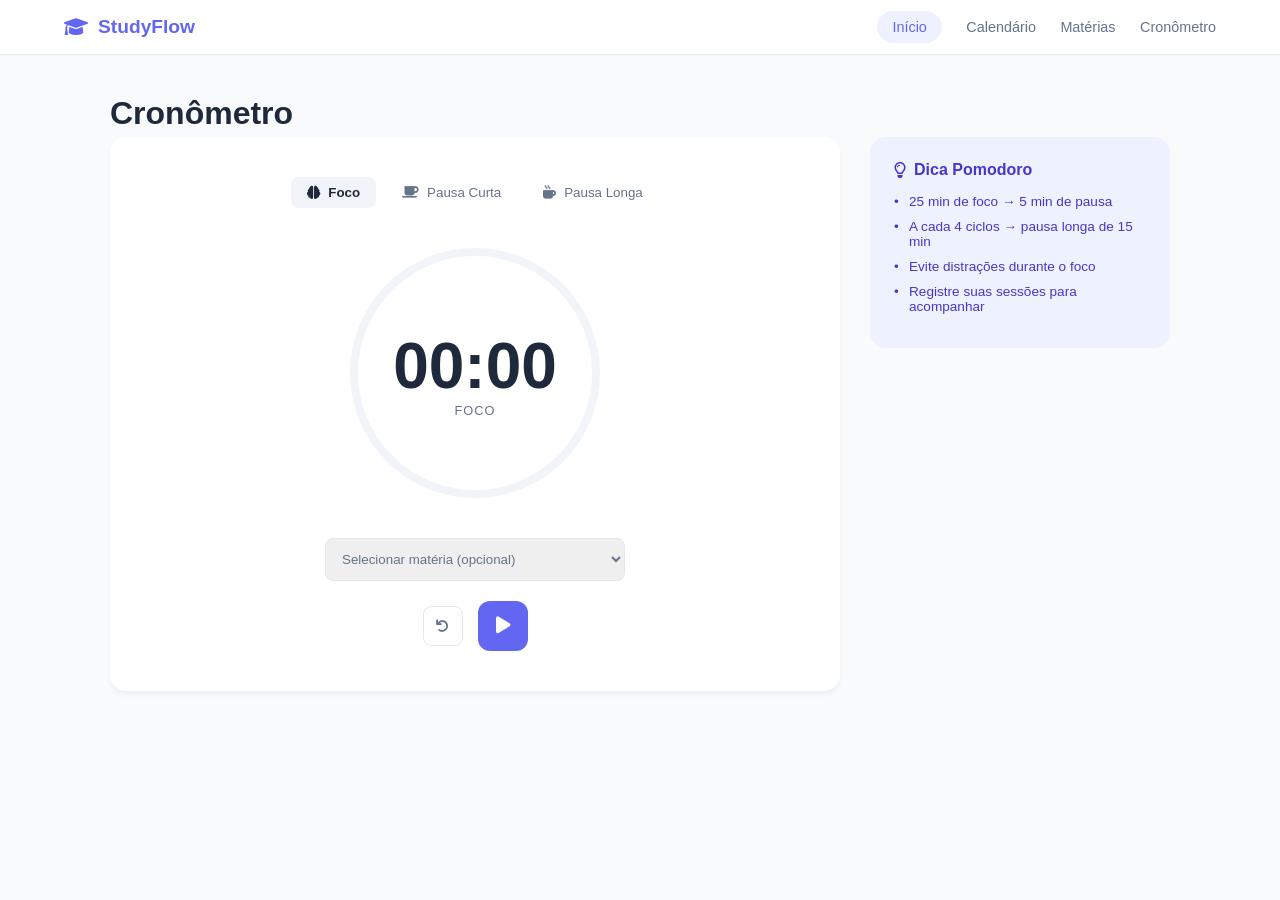
<file: cronometro.html>
<!DOCTYPE html>
<html lang="pt-br">
<head>
    <meta charset="UTF-8">
    <meta name="viewport" content="width=device-width, initial-scale=1.0">
    <title>StudyFlow - Cronômetro</title>
    <link rel="stylesheet" href="cronometro.css">
    <link rel="stylesheet" href="https://cdnjs.cloudflare.com/ajax/libs/font-awesome/6.0.0/css/all.min.css">
</head>
<body>

    <header class="navbar">
        <div class="logo">
            <i class="fas fa-graduation-cap"></i>
            <span>StudyFlow</span>
        </div>
         <!-- nav responsavel pela caixa de de navegação no canto superior direito, deve estar com a escrita correta e hrefs funcionais -->
        <nav>
                
                <a href="home.html" class="nav-item active"><i data-lucide="home"></i> Início</a>
                <a href="calendario.html" class="nav-item"><i data-lucide="calendar"></i> Calendário</a>
                <a href="materias.html" class="nav-item"><i data-lucide="book-open"></i> Matérias</a>
                <a href="cronometro.html" class="nav-item"><i data-lucide="timer"></i> Cronômetro</a>
        </nav>
    </header>
          <!-- espeaço entre header e main -->
    <main class="container">
        <section class="timer-header">
            <h1>Cronômetro</h1>
        </section>

        <div class="content-wrapper">
            <div class="timer-card">
                <div class="timer-modes">
                    <button class="mode-btn active"><i class="fas fa-brain"></i> Foco</button>
                    <button class="mode-btn"><i class="fas fa-coffee"></i> Pausa Curta</button>
                    <button class="mode-btn"><i class="fas fa-mug-hot"></i> Pausa Longa</button>
                </div>

                <div class="timer-display">
                    <div class="circle">
                        <span class="time">00:00</span>
                        <span class="label">Foco</span>
                    </div>
                </div>

                <div class="timer-controls">
                    <select class="subject-select">
                        <option value="">Selecionar matéria (opcional)</option>
                        <option value="matematica">Matemática</option>
                        <option value="historia">História</option>
                    </select>
                    
                    <div class="action-buttons">
                        <button class="btn-reset"><i class="fas fa-undo"></i></button>
                        <button class="btn-start"><i class="fas fa-play"></i></button>
                    </div>
                </div>
            </div>

            <aside class="tips-card">
                <h3><i class="far fa-lightbulb"></i> Dica Pomodoro</h3>
                <ul>
                    <li>25 min de foco → 5 min de pausa</li>
                    <li>A cada 4 ciclos → pausa longa de 15 min</li>
                    <li>Evite distrações durante o foco</li>
                    <li>Registre suas sessões para acompanhar</li>
                </ul>
            </aside>
        </div>
    </main>

</body>
</html>
</file>
<file: cronometro.css>
:root {
    --primary-color: #6366f1;
    --bg-color: #f8fafc;
    --text-main: #1e293b;
    --text-muted: #64748b;
    --card-bg: #ffffff;
    --accent-bg: #eef2ff;
}

* {
    margin: 0;
    padding: 0;
    box-sizing: border-box;
    font-family: 'Segoe UI', Roboto, sans-serif;
}

body {
    background-color: var(--bg-color);
    color: var(--text-main);
}

/* Navbar */
.navbar {
    display: flex;
    justify-content: space-between;
    align-items: center;
    padding: 1rem 5%;
    background: white;
    border-bottom: 1px solid #e2e8f0;
}

.logo {
    display: flex;
    align-items: center;
    gap: 10px;
    font-weight: bold;
    color: var(--primary-color);
    font-size: 1.2rem;
}

nav a {
    text-decoration: none;
    color: var(--text-muted);
    margin-left: 20px;
    font-size: 0.9rem;
}

nav a.active {
    color: var(--primary-color);
    background: var(--accent-bg);
    padding: 8px 15px;
    border-radius: 20px;
}

/* Container Principal */
.container {
    max-width: 1100px;
    margin: 40px auto;
    padding: 0 20px;
}

.timer-header h1 {
    font-size: 2rem;
    margin-bottom: 5px;
}

.timer-header p {
    color: var(--text-muted);
    margin-bottom: 30px;
}

.content-wrapper {
    display: grid;
    grid-template-columns: 1fr 300px;
    gap: 30px;
    align-items: start;
}

/* Card Cronômetro */
.timer-card {
    background: var(--card-bg);
    border-radius: 16px;
    padding: 40px;
    box-shadow: 0 4px 6px -1px rgba(0,0,0,0.05);
    text-align: center;
}

.timer-modes {
    display: flex;
    justify-content: center;
    gap: 10px;
    margin-bottom: 40px;
}

.mode-btn {
    border: none;
    background: none;
    padding: 8px 16px;
    border-radius: 8px;
    cursor: pointer;
    color: var(--text-muted);
    display: flex;
    align-items: center;
    gap: 8px;
}

.mode-btn.active {
    background: #f1f5f9;
    color: var(--text-main);
    font-weight: 600;
}

/* Círculo do Timer */
.timer-display {
    display: flex;
    justify-content: center;
    margin-bottom: 40px;
}

.circle {
    width: 250px;
    height: 250px;
    border: 8px solid #f1f5f9;
    border-radius: 50%;
    display: flex;
    flex-direction: column;
    justify-content: center;
    align-items: center;
}

.time {
    font-size: 4rem;
    font-weight: bold;
    color: var(--text-main);
}

.label {
    color: var(--text-muted);
    text-transform: uppercase;
    letter-spacing: 1px;
    font-size: 0.8rem;
}

/* Controles */
.subject-select {
    width: 300px;
    padding: 12px;
    border-radius: 8px;
    border: 1px solid #e2e8f0;
    color: var(--text-muted);
    margin-bottom: 20px;
}

.action-buttons {
    display: flex;
    justify-content: center;
    gap: 15px;
    align-items: center;
}

.btn-start {
    background: var(--primary-color);
    color: white;
    border: none;
    width: 50px;
    height: 50px;
    border-radius: 12px;
    cursor: pointer;
    font-size: 1.2rem;
}

.btn-reset {
    background: none;
    border: 1px solid #e2e8f0;
    width: 40px;
    height: 40px;
    border-radius: 8px;
    cursor: pointer;
    color: var(--text-muted);
}

/* Card de Dicas */
.tips-card {
    background: var(--accent-bg);
    padding: 24px;
    border-radius: 16px;
    color: #4338ca;
}

.tips-card h3 {
    font-size: 1rem;
    margin-bottom: 15px;
    display: flex;
    align-items: center;
    gap: 8px;
}

.tips-card ul {
    list-style: none;
}

.tips-card li {
    font-size: 0.85rem;
    margin-bottom: 10px;
    position: relative;
    padding-left: 15px;
}

.tips-card li::before {
    content: "•";
    position: absolute;
    left: 0;
}

/* Responsividade Básica */
@media (max-width: 850px) {
    .content-wrapper {
        grid-template-columns: 1fr;
    }
}
</file>
